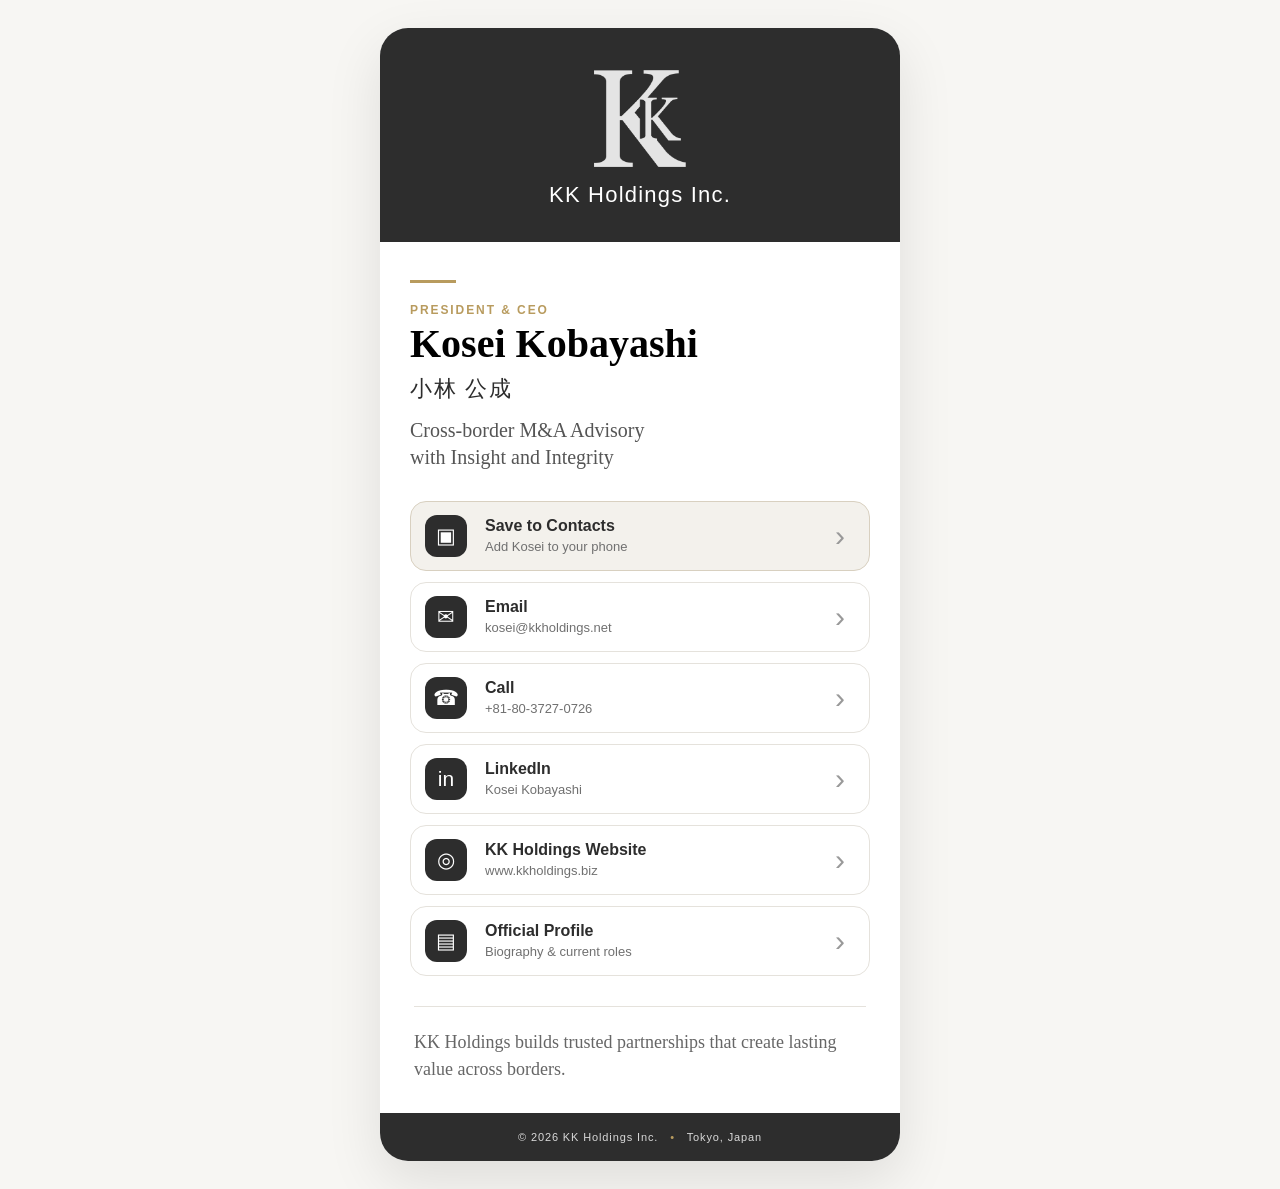
<file: index.html>
<!doctype html>
<html lang="en">
<head>
  <meta charset="utf-8">
  <meta name="viewport" content="width=device-width, initial-scale=1">
  <meta name="theme-color" content="#2D2D2D">
  <meta name="description" content="Digital contact card for Kosei Kobayashi, President & CEO, KK Holdings Inc.">
  <title>Kosei Kobayashi | KK Holdings Inc.</title>
  <link rel="stylesheet" href="style.css">
</head>
<body>
  <main class="page-shell">
    <section class="card" aria-label="Kosei Kobayashi digital contact card">
      <header class="brand-panel">
        <img class="logo" src="assets/kk-logo-white.png" alt="KK Holdings">
        <div class="company">KK Holdings Inc.</div>
      </header>

      <section class="profile">
        <div class="gold-rule" aria-hidden="true"></div>
        <p class="eyebrow">President &amp; CEO</p>
        <h1>Kosei Kobayashi</h1>
        <p class="jp-name" lang="ja">小林 公成</p>
        <p class="brand-line">Cross-border M&amp;A Advisory<br class="mobile-break"> with Insight and Integrity</p>

        <nav class="actions" aria-label="Contact actions">
          <a class="action primary" href="kosei-kobayashi.vcf" download>
            <span class="icon">▣</span>
            <span><strong>Save to Contacts</strong><small>Add Kosei to your phone</small></span>
            <span class="chev">›</span>
          </a>
          <a class="action" href="mailto:kosei@kkholdings.net">
            <span class="icon">✉</span>
            <span><strong>Email</strong><small>kosei@kkholdings.net</small></span>
            <span class="chev">›</span>
          </a>
          <a class="action" href="tel:+818037270726">
            <span class="icon">☎</span>
            <span><strong>Call</strong><small>+81-80-3727-0726</small></span>
            <span class="chev">›</span>
          </a>
          <a class="action" href="https://www.linkedin.com/in/kosei-kobayashi-9018a648/" target="_blank" rel="noopener">
            <span class="icon">in</span>
            <span><strong>LinkedIn</strong><small>Kosei Kobayashi</small></span>
            <span class="chev">›</span>
          </a>
          <a class="action" href="https://www.kkholdings.biz/en" target="_blank" rel="noopener">
            <span class="icon">◎</span>
            <span><strong>KK Holdings Website</strong><small>www.kkholdings.biz</small></span>
            <span class="chev">›</span>
          </a>
          <a class="action" href="https://www.kkholdings.biz/en#profile" target="_blank" rel="noopener">
            <span class="icon">▤</span>
            <span><strong>Official Profile</strong><small>Biography &amp; current roles</small></span>
            <span class="chev">›</span>
          </a>
        </nav>

        <p class="note">KK Holdings builds trusted partnerships that create lasting value across borders.</p>
      </section>

      <footer>
        <span>© 2026 KK Holdings Inc.</span>
        <span class="footer-dot">•</span>
        <span>Tokyo, Japan</span>
      </footer>
    </section>
  </main>
</body>
</html>
</file>
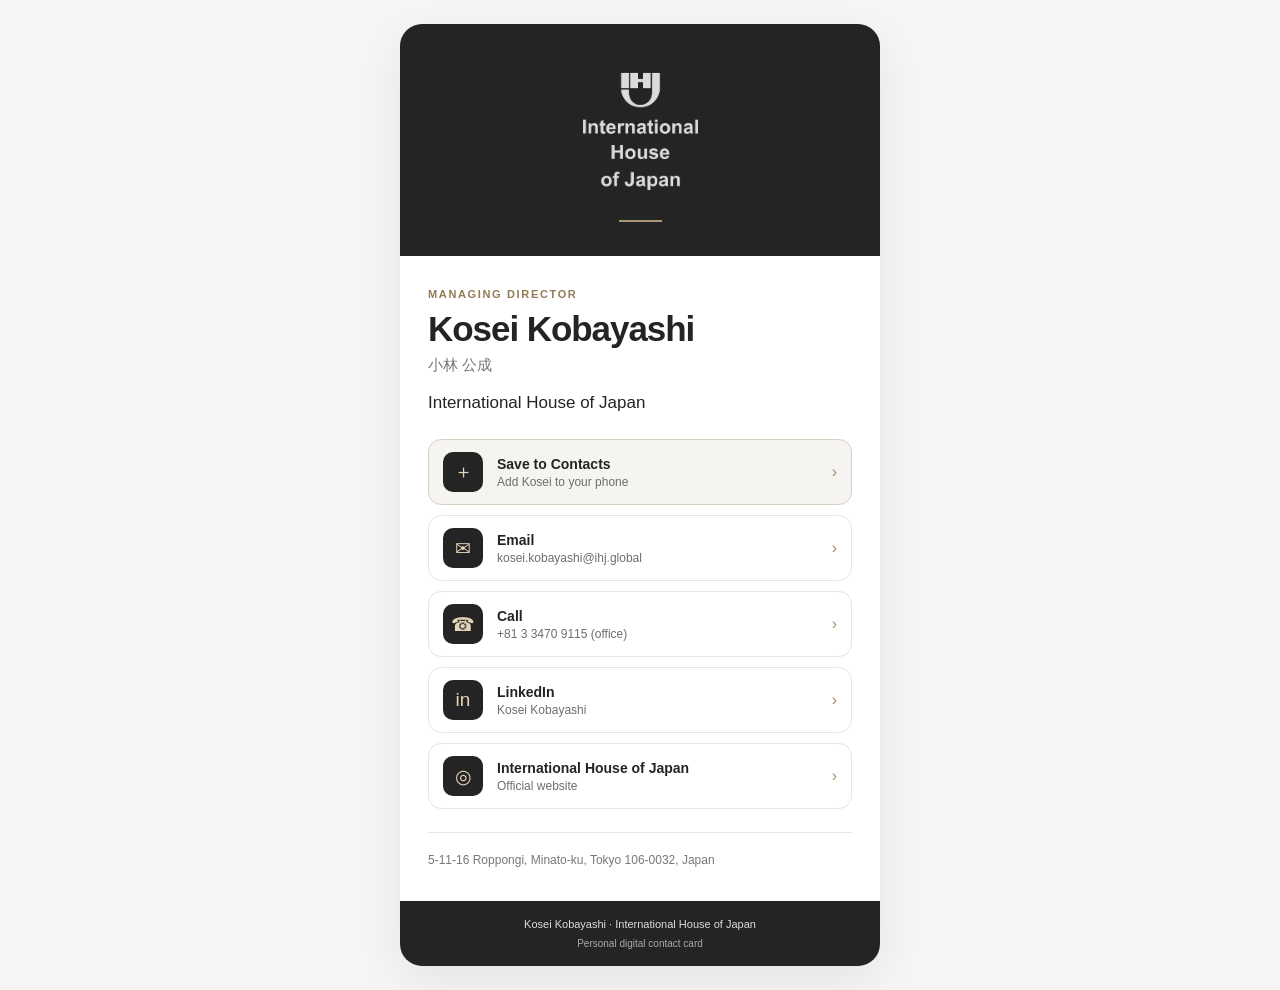
<file: ihj/index.html>
<!doctype html><html lang="en"><head><meta charset="utf-8"><meta name="viewport" content="width=device-width,initial-scale=1"><meta name="theme-color" content="#242424"><title>Kosei Kobayashi | International House of Japan</title><style>
:root{--ink:#242424;--gold:#aa9774;--line:#e8e5e0}*{box-sizing:border-box}body{margin:0;background:#f5f5f4;color:var(--ink);font-family:Arial,'Hiragino Kaku Gothic ProN',sans-serif}.wrap{min-height:100svh;display:flex;align-items:center;justify-content:center;padding:24px 14px}.card{width:min(100%,480px);background:white;border-radius:22px;overflow:hidden;box-shadow:0 16px 45px #0001}.top{background:var(--ink);color:white;text-align:center;padding:39px 26px 34px}.org{font-size:21px;font-weight:600;letter-spacing:.025em;line-height:1.3}.top .rule{height:2px;background:var(--gold);width:43px;margin:20px auto 0}.main{padding:32px 28px 30px}.eyebrow{color:#927b56;text-transform:uppercase;font-size:11px;font-weight:700;letter-spacing:.15em}.name{font-size:35px;line-height:1.1;font-weight:600;letter-spacing:-.03em;margin:10px 0 8px}.jp{color:#777;font-size:15px}.role{font-size:17px;margin:18px 0 26px}.links{display:grid;gap:10px}.link{display:flex;align-items:center;gap:14px;border:1px solid var(--line);border-radius:13px;padding:12px 14px;text-decoration:none;color:var(--ink);background:white}.link:first-child{background:#f6f4f0;border-color:#d9d0c1}.symbol{width:40px;height:40px;flex-shrink:0;border-radius:10px;background:var(--ink);color:#e5d5b6;display:grid;place-items:center;font-size:19px}.desc{flex:1;min-width:0}.desc strong{display:block;font-size:14px}.desc small{display:block;color:#6e6e6e;font-size:12px;overflow-wrap:anywhere;margin-top:3px}.arrow{color:#a58e67}.address{font-size:12px;line-height:1.6;color:#777;margin-top:23px;border-top:1px solid var(--line);padding-top:18px}.foot{background:var(--ink);color:#ddd;text-align:center;font-size:11px;padding:17px}.note{font-size:10px;color:#aaa;margin-top:8px}@media(max-width:420px){.wrap{padding:0}.card{min-height:100svh;border-radius:0;box-shadow:none}.main{padding:30px 22px}.name{font-size:32px}}</style></head><body><div class="wrap"><article class="card"><header class="top"><img src="ihj-logo-transparent-white.png" alt="International House of Japan" style="display:block;width:135px;height:auto;margin:0 auto 20px;"><div class="rule"></div></header><main class="main"><div class="eyebrow">Managing Director</div><h1 class="name">Kosei Kobayashi</h1><div class="jp" lang="ja">小林 公成</div><div class="role">International House of Japan</div><nav class="links" aria-label="Contact actions"><a class="link" href="kosei-kobayashi-ihj.vcf" download><span class="symbol">＋</span><span class="desc"><strong>Save to Contacts</strong><small>Add Kosei to your phone</small></span><span class="arrow">›</span></a><a class="link" href="mailto:kosei.kobayashi@ihj.global"><span class="symbol">✉</span><span class="desc"><strong>Email</strong><small>kosei.kobayashi@ihj.global</small></span><span class="arrow">›</span></a><a class="link" href="tel:+81334709115"><span class="symbol">☎</span><span class="desc"><strong>Call</strong><small>+81 3 3470 9115 (office)</small></span><span class="arrow">›</span></a><a class="link" href="https://www.linkedin.com/in/kosei-kobayashi-9018a648/" target="_blank" rel="noopener"><span class="symbol">in</span><span class="desc"><strong>LinkedIn</strong><small>Kosei Kobayashi</small></span><span class="arrow">›</span></a><a class="link" href="https://ihj.global/en/" target="_blank" rel="noopener"><span class="symbol">◎</span><span class="desc"><strong>International House of Japan</strong><small>Official website</small></span><span class="arrow">›</span></a></nav><div class="address">5-11-16 Roppongi, Minato-ku, Tokyo 106-0032, Japan</div></main><footer class="foot">Kosei Kobayashi · International House of Japan<div class="note">Personal digital contact card</div></footer></article></div></body></html>
</file>
<file: style.css>
*{box-sizing:border-box}
:root{
  --white:#FFFFFF;
  --off:#F7F6F3;
  --black:#000000;
  --charcoal:#2D2D2D;
  --gold:#B89B5E;
  --line:#E5E2DC;
  --muted:#707070;
}
html,body{margin:0;min-height:100%;background:var(--off);color:var(--charcoal)}
body{font-family:Helvetica,Arial,"Hiragino Kaku Gothic ProN","Yu Gothic",sans-serif}
.page-shell{min-height:100vh;padding:28px 16px;display:flex;align-items:flex-start;justify-content:center}
.card{width:min(100%,520px);background:var(--white);border-radius:28px;overflow:hidden;box-shadow:0 20px 55px rgba(0,0,0,.10)}
.brand-panel{background:var(--charcoal);padding:42px 28px 34px;text-align:center;color:#fff}
.logo{width:92px;height:auto;display:block;margin:0 auto 15px}
.company{font-size:22px;letter-spacing:.055em;font-weight:400}
.profile{padding:38px 30px 30px}
.gold-rule{width:46px;height:3px;background:var(--gold);margin-bottom:20px}
.eyebrow{margin:0 0 7px;text-transform:uppercase;letter-spacing:.16em;font-size:12px;color:var(--gold);font-weight:700}
h1{font-family:"Cormorant Garamond",Georgia,"Times New Roman",serif;font-size:40px;line-height:1.02;margin:0;color:var(--black);font-weight:600}
.jp-name{font-size:22px;margin:9px 0 13px;letter-spacing:.08em}
.brand-line{font-family:"Cormorant Garamond",Georgia,"Times New Roman",serif;font-size:20px;line-height:1.35;margin:0 0 30px;color:#555}
.actions{display:grid;gap:11px}
.action{display:grid;grid-template-columns:46px 1fr 20px;align-items:center;gap:14px;text-decoration:none;color:var(--charcoal);border:1px solid var(--line);border-radius:16px;padding:13px 14px;background:#fff;transition:.15s ease}
.action:hover,.action:focus-visible{border-color:var(--gold);transform:translateY(-1px);box-shadow:0 7px 18px rgba(0,0,0,.06)}
.action.primary{background:#F3F1EC;border-color:#D8D0C0}
.icon{width:42px;height:42px;border-radius:12px;background:var(--charcoal);color:#fff;display:flex;align-items:center;justify-content:center;font-size:21px}
.action strong{display:block;font-size:16px;line-height:1.2}
.action small{display:block;margin-top:4px;color:var(--muted);font-size:13px;line-height:1.25;overflow-wrap:anywhere}
.chev{font-size:30px;color:#999;font-weight:300}
.note{margin:30px 4px 0;padding-top:22px;border-top:1px solid var(--line);font-family:"Cormorant Garamond",Georgia,"Times New Roman",serif;font-size:18px;line-height:1.5;color:#666}
footer{background:var(--charcoal);color:#D9D9D9;padding:18px 24px;text-align:center;font-size:11px;letter-spacing:.08em}
.footer-dot{padding:0 8px;color:var(--gold)}
@media(max-width:420px){
  .page-shell{padding:0}
  .card{border-radius:0;min-height:100vh;box-shadow:none}
  .brand-panel{padding:36px 22px 30px}
  .profile{padding:32px 22px 26px}
  h1{font-size:36px}
  .mobile-break{display:none}
}
</file>
